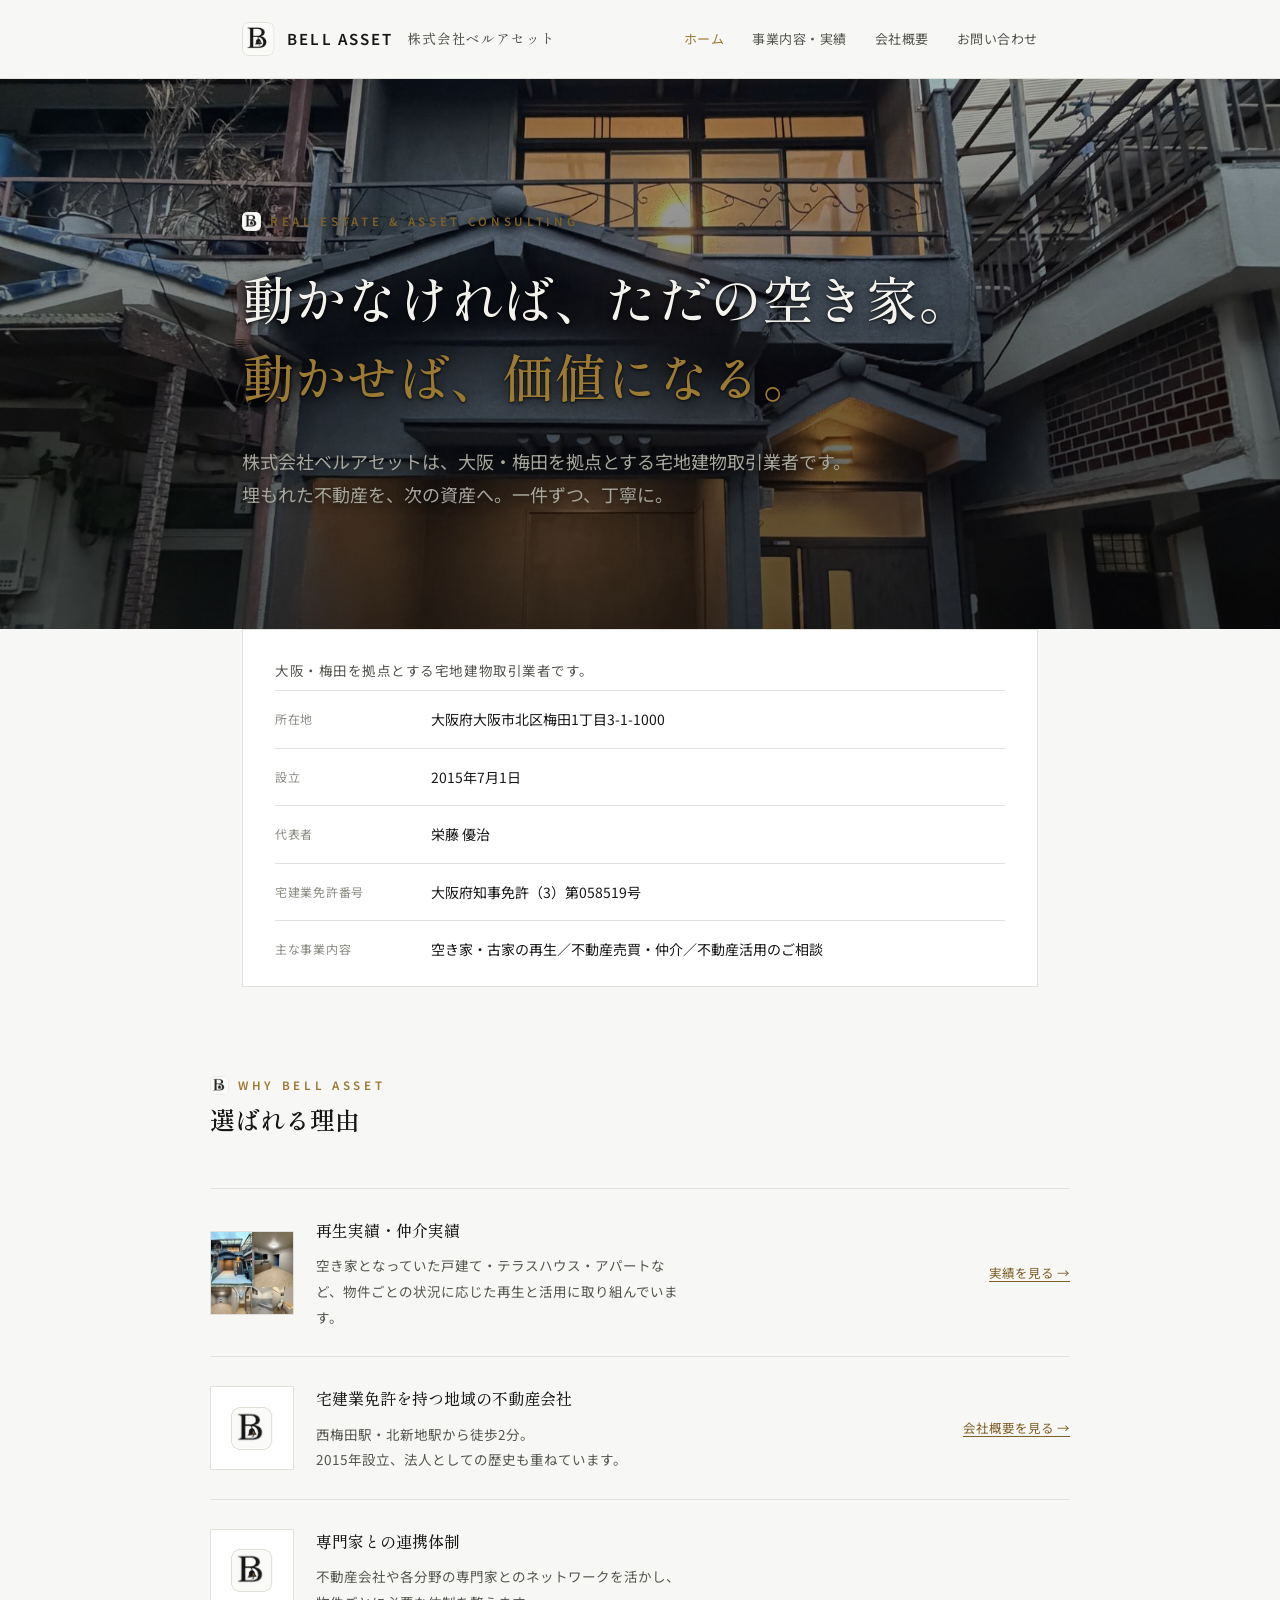
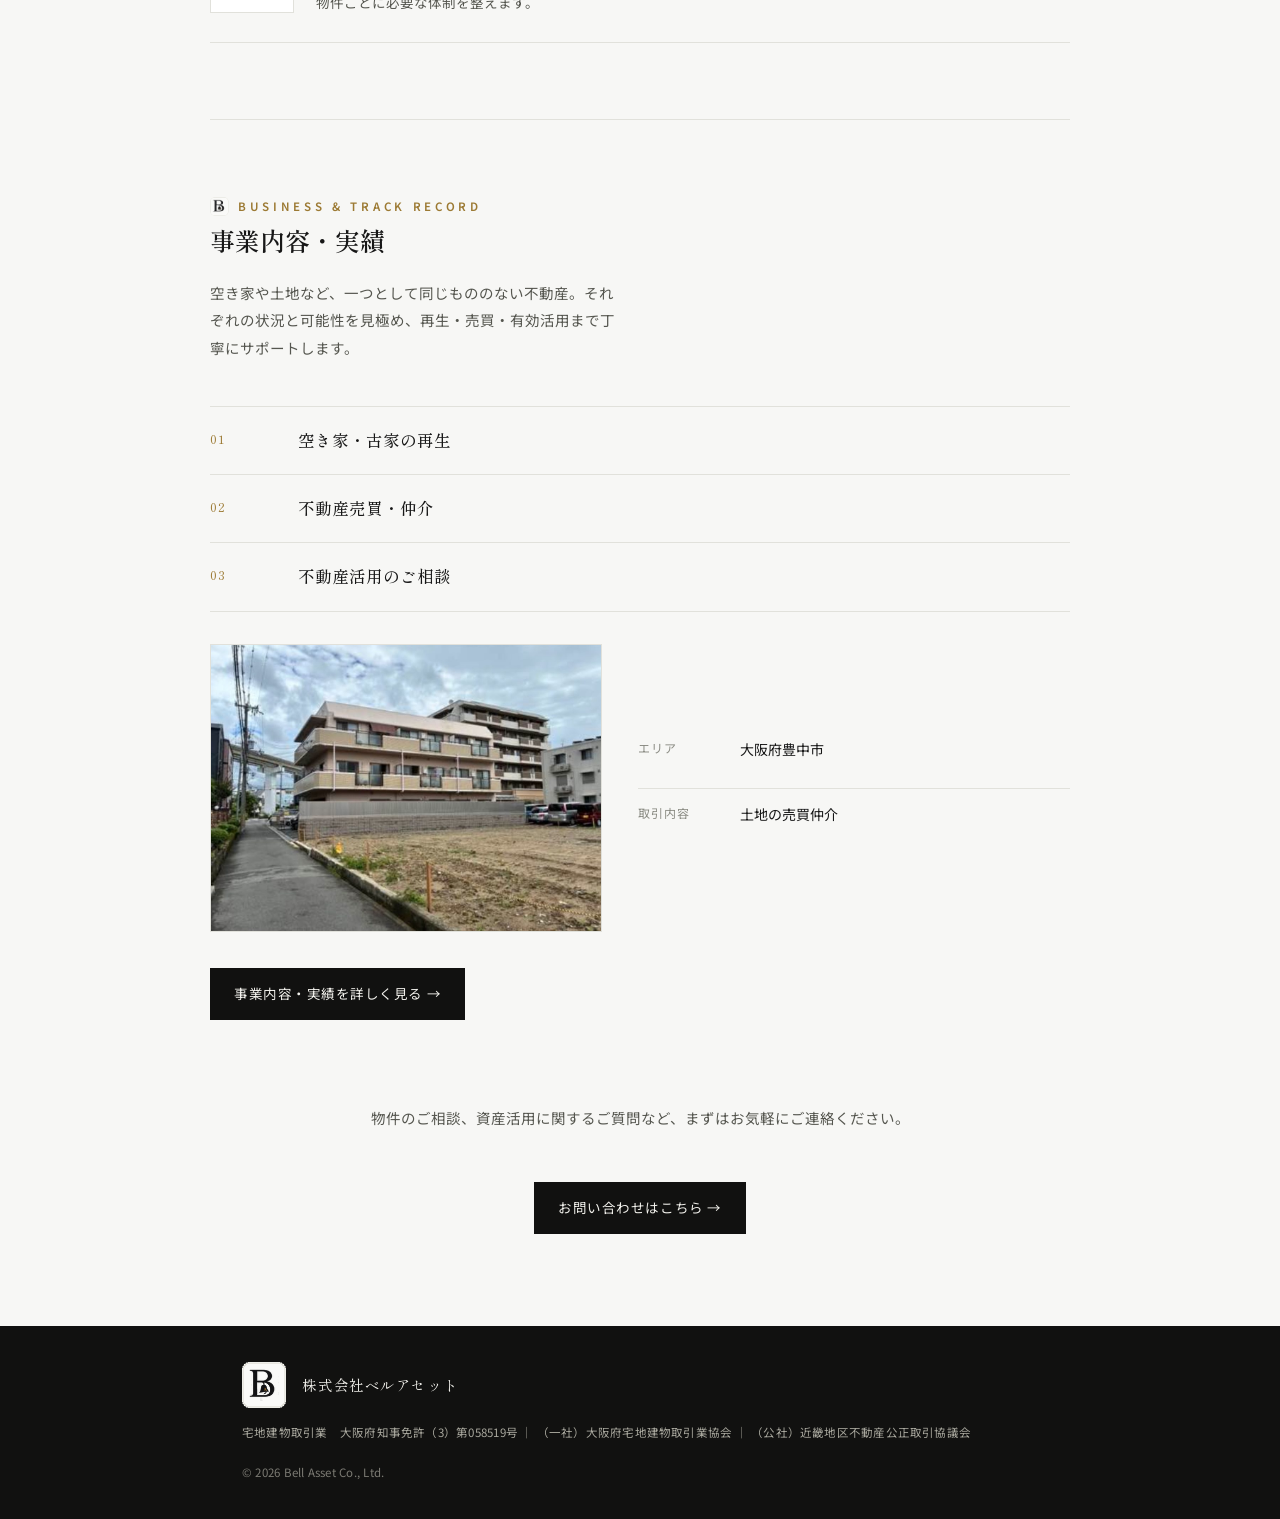
<file: index.html>
<!doctype html>
<html lang="ja">
<head>
<meta charset="UTF-8">
<meta name="viewport" content="width=device-width, initial-scale=1">
<title>株式会社ベルアセット｜大阪・梅田の宅地建物取引業者</title>
<meta name="description" content="大阪・梅田を拠点とする宅地建物取引業者、株式会社ベルアセット。空き家・古家の再生、不動産売買・仲介、不動産活用のご相談を行っています。">
<link rel="canonical" href="https://bellasset.co.jp/">
<link rel="icon" href="assets/favicon/favicon.ico" sizes="any">
<link rel="icon" type="image/png" sizes="32x32" href="assets/favicon/favicon-32x32.png">
<link rel="icon" type="image/png" sizes="16x16" href="assets/favicon/favicon-16x16.png">
<link rel="apple-touch-icon" sizes="180x180" href="assets/favicon/apple-touch-icon.png">
<meta property="og:site_name" content="株式会社ベルアセット">
<meta property="og:type" content="website">
<meta property="og:title" content="株式会社ベルアセット｜大阪・梅田の宅地建物取引業者">
<meta property="og:description" content="大阪・梅田を拠点とする宅地建物取引業者、株式会社ベルアセット。空き家・古家の再生、不動産売買・仲介、不動産活用のご相談を行っています。">
<meta property="og:url" content="https://bellasset.co.jp/">
<meta property="og:image" content="https://bellasset.co.jp/assets/images/logo.png">
<meta property="og:locale" content="ja_JP">
<meta name="twitter:card" content="summary">
<meta name="twitter:title" content="株式会社ベルアセット｜大阪・梅田の宅地建物取引業者">
<meta name="twitter:description" content="大阪・梅田を拠点とする宅地建物取引業者、株式会社ベルアセット。空き家・古家の再生、不動産売買・仲介、不動産活用のご相談を行っています。">
<meta name="twitter:image" content="https://bellasset.co.jp/assets/images/logo.png">
<script type="application/ld+json">
{
  "@context": "https://schema.org",
  "@type": "WebSite",
  "name": "株式会社ベルアセット",
  "alternateName": "BELL ASSET",
  "url": "https://bellasset.co.jp/"
}
</script>
<script type="application/ld+json">
{
  "@context": "https://schema.org",
  "@type": "Organization",
  "name": "株式会社ベルアセット",
  "url": "https://bellasset.co.jp/",
  "logo": "https://bellasset.co.jp/assets/images/logo.png",
  "address": {
    "@type": "PostalAddress",
    "streetAddress": "梅田1丁目3-1-1000",
    "addressLocality": "大阪市北区",
    "addressRegion": "大阪府",
    "postalCode": "530-0001",
    "addressCountry": "JP"
  },
  "telephone": "+81-6-4796-0544",
  "email": "bell8asset@gmail.com",
  "foundingDate": "2015-07-01"
}
</script>
<link rel="preconnect" href="https://fonts.googleapis.com">
<link rel="stylesheet" href="https://fonts.googleapis.com/css2?family=Shippori+Mincho:wght@500;600;700&family=Noto+Sans+JP:wght@400;500;600&display=swap">
<link rel="stylesheet" href="styles.css">
</head>
<body>
<header>
  <div class="nav">
    <a href="index.html" class="brand"><img class="mark" src="assets/images/logo-mark.png" width="44" height="45" alt="株式会社ベルアセット ロゴ">BELL ASSET<span class="jp">株式会社ベルアセット</span></a>
    <button type="button" class="menu-toggle" id="menu-toggle" aria-label="メニュー" aria-expanded="false" aria-controls="nav-links">
      <span></span><span></span><span></span>
    </button>
    <nav class="links" id="nav-links">
      <a href="index.html" class="nav-link current" aria-current="page">ホーム</a>
      <a href="business.html" class="nav-link">事業内容・実績</a>
      <a href="company.html" class="nav-link">会社概要</a>
      <a href="contact.html" class="nav-link">お問い合わせ</a>
    </nav>
  </div>
</header>
<main>
<section id="home" class="panel">
  <div class="hero">
    <div class="hero-inner">
      <div class="eyebrow"><img loading="lazy" class="eyebrow-mark" src="assets/images/logo-mark.png" width="44" height="45" alt="">Real Estate &amp; Asset Consulting</div>
      <h1>動かなければ、ただの空き家。<br><span class="hl">動かせば、価値になる。</span></h1>
      <p class="lead">
        株式会社ベルアセットは、大阪・梅田を拠点とする宅地建物取引業者です。<br>
        埋もれた不動産を、次の資産へ。<span style="white-space:nowrap;">一件ずつ、丁寧に。</span>
      </p>
    </div>
  </div>

  <div class="wrap">
    <div class="home-snapshot">
      <p class="snapshot-lead">大阪・梅田を拠点とする宅地建物取引業者です。</p>
      <div class="snapshot-table">
        <div class="snapshot-row"><div class="k">所在地</div><div class="v">大阪府大阪市北区梅田1丁目3-1-1000</div></div>
        <div class="snapshot-row"><div class="k">設立</div><div class="v">2015年7月1日</div></div>
        <div class="snapshot-row"><div class="k">代表者</div><div class="v">栄藤 優治</div></div>
        <div class="snapshot-row"><div class="k">宅建業免許番号</div><div class="v">大阪府知事免許（3）第058519号</div></div>
        <div class="snapshot-row"><div class="k">主な事業内容</div><div class="v">空き家・古家の再生／不動産売買・仲介／不動産活用のご相談</div></div>
      </div>
    </div>
  </div>

  <div class="wrap home-digest">
    <div class="section-head">
      <div class="eyebrow"><img loading="lazy" class="eyebrow-mark" src="assets/images/logo-mark.png" width="44" height="45" alt="">Why Bell Asset</div>
      <h2>選ばれる理由</h2>
    </div>
    <div class="digest-list">
      <div class="digest-row">
        <img loading="lazy" src="assets/images/digest-akiya-thumb.jpg" width="200" height="200" alt="空き家再生の様子">
        <div>
          <h3>再生実績・仲介実績</h3>
          <p>空き家となっていた戸建て・テラスハウス・アパートなど、物件ごとの状況に応じた再生と活用に取り組んでいます。</p>
        </div>
        <a href="business.html" class="digest-link">実績を見る →</a>
      </div>
      <div class="digest-row">
        <div class="digest-mark"><img loading="lazy" src="assets/images/logo-mark.png" width="44" height="45" alt="株式会社ベルアセット ロゴ"></div>
        <div>
          <h3>宅建業免許を持つ地域の不動産会社</h3>
          <p>西梅田駅・北新地駅から徒歩2分。<br>2015年設立、法人としての歴史も重ねています。</p>
        </div>
        <a href="company.html" class="digest-link">会社概要を見る →</a>
      </div>
      <div class="digest-row">
        <div class="digest-mark"><img loading="lazy" src="assets/images/logo-mark.png" width="44" height="45" alt=""></div>
        <div>
          <h3>専門家との連携体制</h3>
          <p>不動産会社や各分野の専門家とのネットワークを活かし、物件ごとに必要な体制を整えます。</p>
        </div>
      </div>
    </div>
  </div>

  <div class="wrap home-preview-block">
    <div class="section-head">
      <div class="eyebrow"><img loading="lazy" class="eyebrow-mark" src="assets/images/logo-mark.png" width="44" height="45" alt="">Business &amp; Track Record</div>
      <h2>事業内容・実績</h2>
      <p>空き家や土地など、一つとして同じもののない不動産。それぞれの状況と可能性を見極め、再生・売買・有効活用まで丁寧にサポートします。</p>
    </div>
    <div class="service-list service-list-compact">
      <div class="service-row">
        <div class="num">01</div>
        <div><h3>空き家・古家の再生</h3></div>
      </div>
      <div class="service-row">
        <div class="num">02</div>
        <div><h3>不動産売買・仲介</h3></div>
      </div>
      <div class="service-row">
        <div class="num">03</div>
        <div><h3>不動産活用のご相談</h3></div>
      </div>
    </div>
    <div class="results-preview" style="margin-top:32px;">
    <div class="deal">
      <img loading="lazy" src="assets/images/toyonaka-land.jpg" width="1100" height="808" alt="豊中市 土地">
      <div class="deal-meta">
        <div class="deal-row"><div class="k">エリア</div><div class="v">大阪府豊中市</div></div>
        <div class="deal-row"><div class="k">取引内容</div><div class="v">土地の売買仲介</div></div>
      </div>
    </div>
    </div>
    <a href="business.html" class="cta-btn">事業内容・実績を詳しく見る →</a>
  </div>

  <div class="wrap home-cta">
    <p>物件のご相談、資産活用に関するご質問など、まずはお気軽にご連絡ください。</p>
    <a class="cta-mail" href="contact.html">お問い合わせはこちら →</a>
  </div>
</section>
</main>
<footer>
  <div class="wrap footer-inner">
    <div class="footer-top">
      <img loading="lazy" class="mark" src="assets/images/logo-footer.png" width="84" height="87" alt="株式会社ベルアセット ロゴ">
      <div class="brand-mini">株式会社ベルアセット</div>
    </div>
    <div class="footer-legal">宅地建物取引業　大阪府知事免許（3）第058519号 ｜ （一社）大阪府宅地建物取引業協会 ｜ （公社）近畿地区不動産公正取引協議会</div>
    <div class="footer-copy">© 2026 Bell Asset Co., Ltd.</div>
  </div>
</footer>
<script src="script.js"></script>
</body>
</html>
</file>
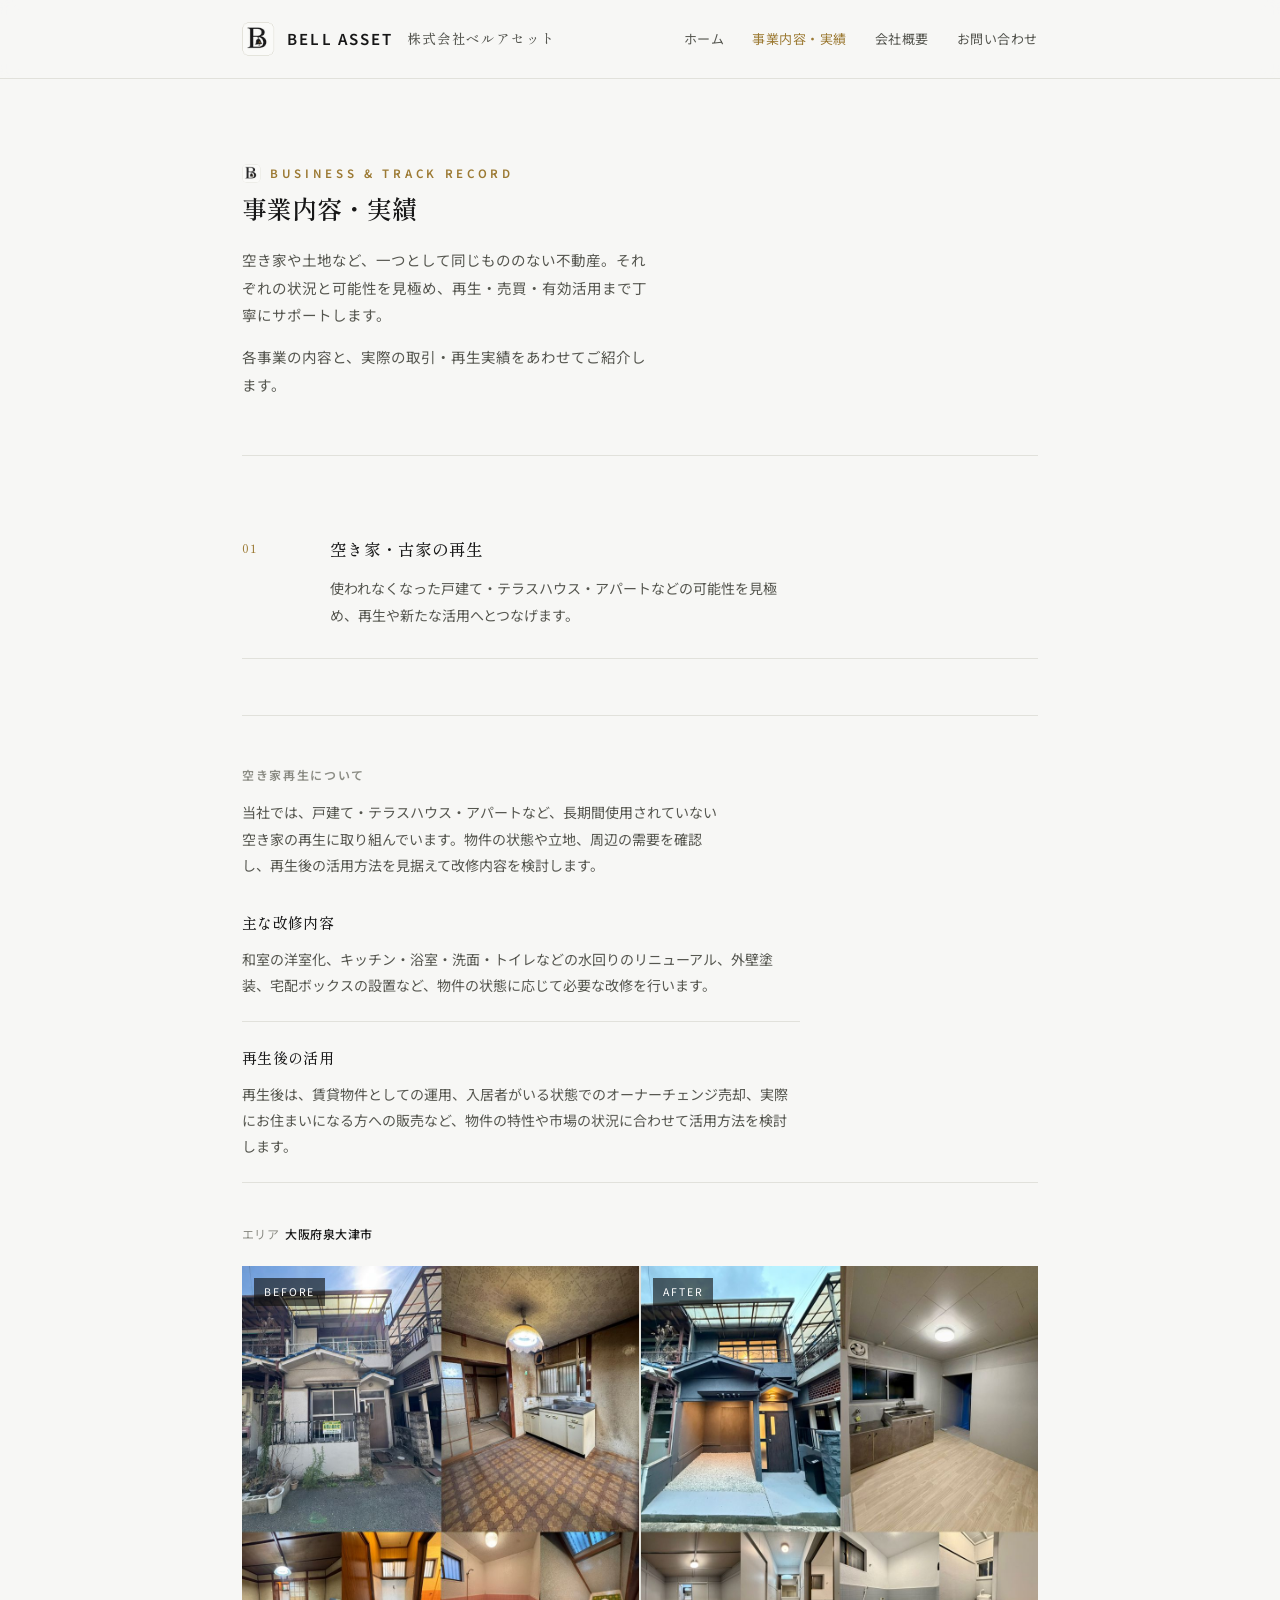
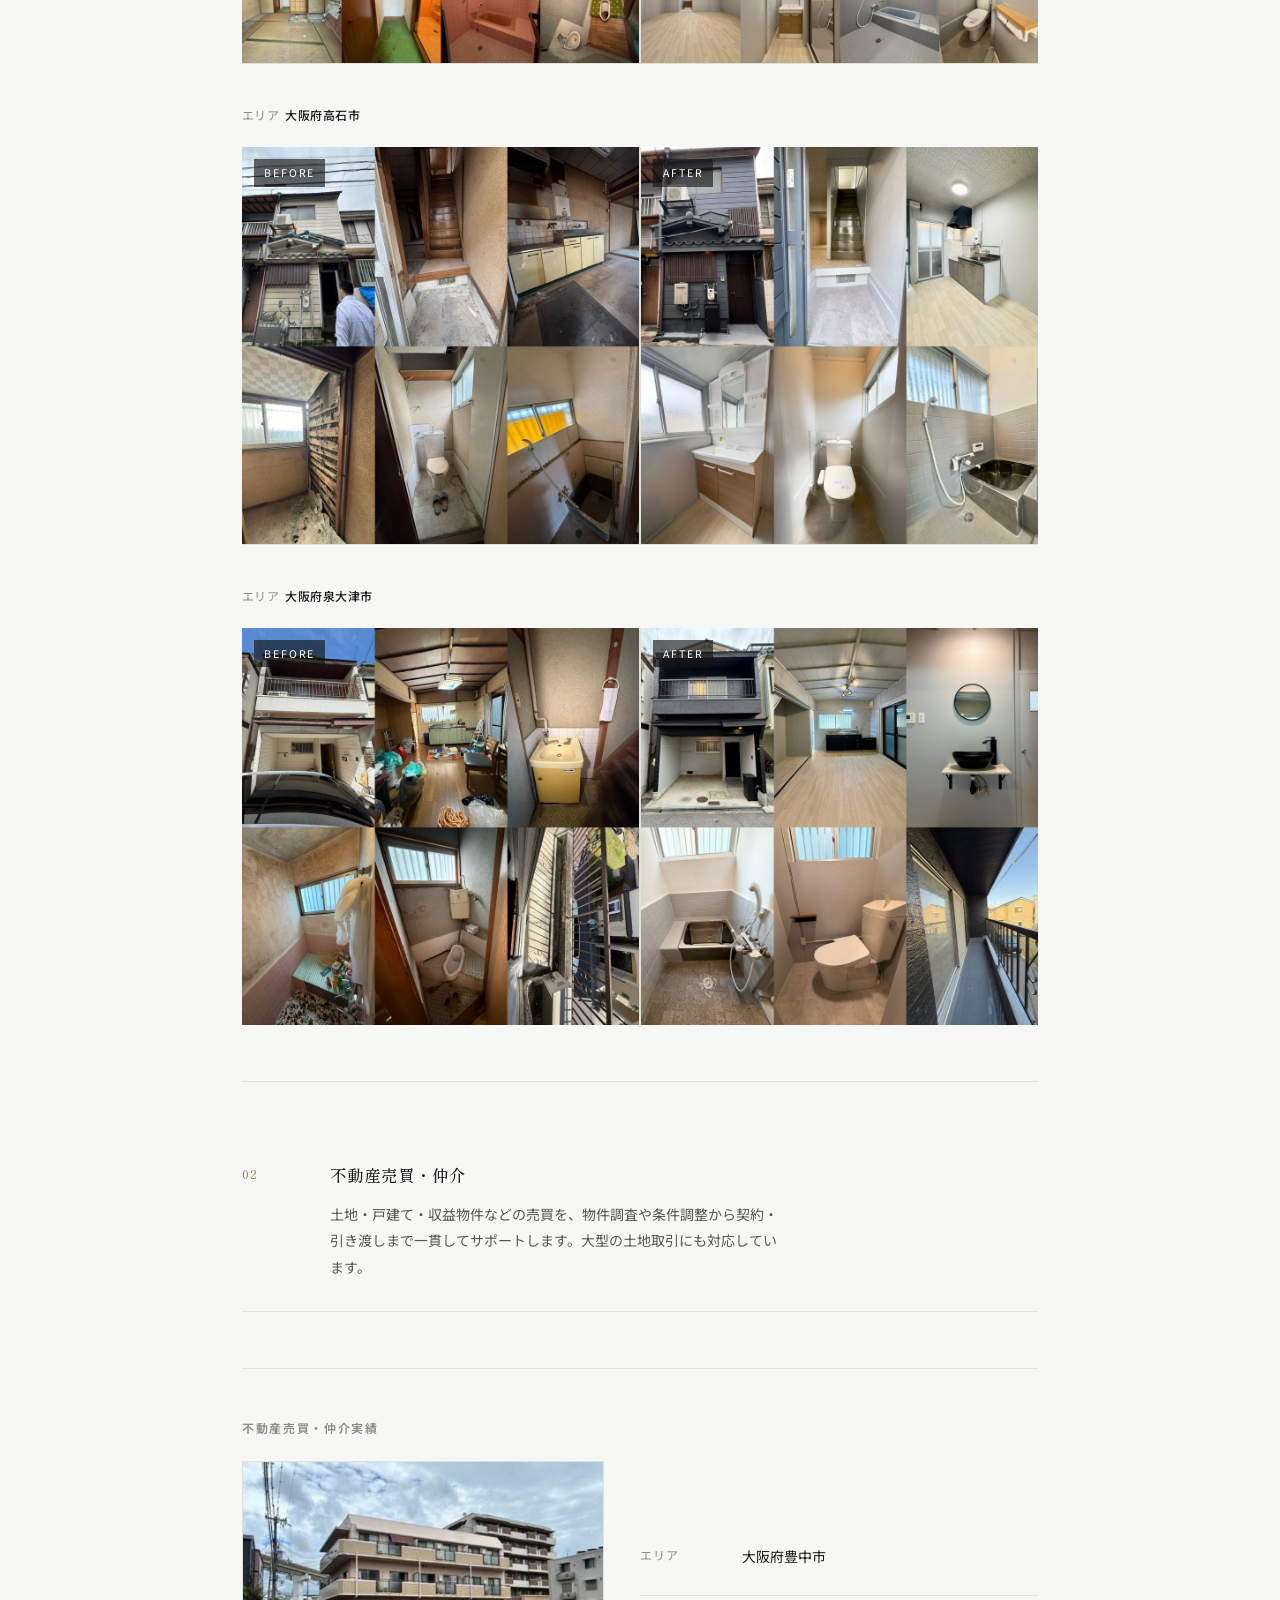
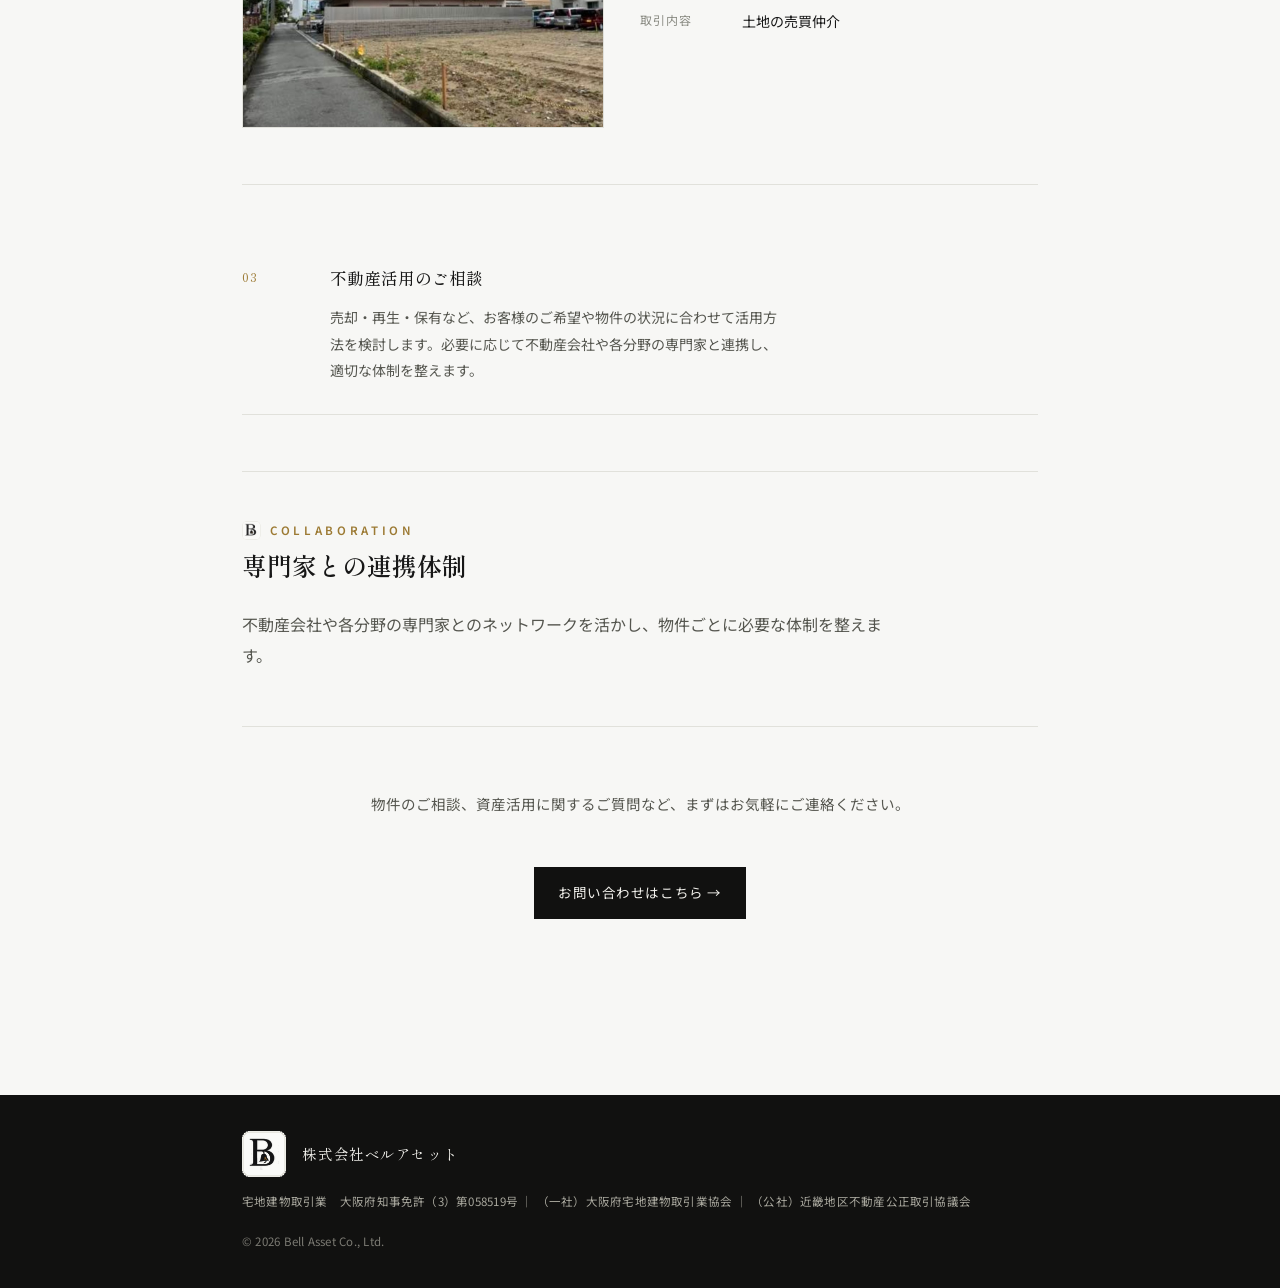
<file: business.html>
<!doctype html>
<html lang="ja">
<head>
<meta charset="UTF-8">
<meta name="viewport" content="width=device-width, initial-scale=1">
<title>事業内容・実績｜株式会社ベルアセット</title>
<meta name="description" content="空き家・古家の再生、不動産売買・仲介など、株式会社ベルアセットの事業内容と再生実績・取引実績をご紹介します。">
<link rel="canonical" href="https://bellasset.co.jp/business.html">
<link rel="icon" href="assets/favicon/favicon.ico" sizes="any">
<link rel="icon" type="image/png" sizes="32x32" href="assets/favicon/favicon-32x32.png">
<link rel="icon" type="image/png" sizes="16x16" href="assets/favicon/favicon-16x16.png">
<link rel="apple-touch-icon" sizes="180x180" href="assets/favicon/apple-touch-icon.png">
<meta property="og:site_name" content="株式会社ベルアセット">
<meta property="og:type" content="website">
<meta property="og:title" content="事業内容・実績｜株式会社ベルアセット">
<meta property="og:description" content="空き家・古家の再生、不動産売買・仲介など、株式会社ベルアセットの事業内容と再生実績・取引実績をご紹介します。">
<meta property="og:url" content="https://bellasset.co.jp/business.html">
<meta property="og:image" content="https://bellasset.co.jp/assets/images/logo.png">
<meta property="og:locale" content="ja_JP">
<meta name="twitter:card" content="summary">
<meta name="twitter:title" content="事業内容・実績｜株式会社ベルアセット">
<meta name="twitter:description" content="空き家・古家の再生、不動産売買・仲介など、株式会社ベルアセットの事業内容と再生実績・取引実績をご紹介します。">
<meta name="twitter:image" content="https://bellasset.co.jp/assets/images/logo.png">
<link rel="preconnect" href="https://fonts.googleapis.com">
<link rel="stylesheet" href="https://fonts.googleapis.com/css2?family=Shippori+Mincho:wght@500;600;700&family=Noto+Sans+JP:wght@400;500;600&display=swap">
<link rel="stylesheet" href="styles.css">
</head>
<body>
<header>
  <div class="nav">
    <a href="index.html" class="brand"><img class="mark" src="assets/images/logo-mark.png" width="44" height="45" alt="株式会社ベルアセット ロゴ">BELL ASSET<span class="jp">株式会社ベルアセット</span></a>
    <button type="button" class="menu-toggle" id="menu-toggle" aria-label="メニュー" aria-expanded="false" aria-controls="nav-links">
      <span></span><span></span><span></span>
    </button>
    <nav class="links" id="nav-links">
      <a href="index.html" class="nav-link">ホーム</a>
      <a href="business.html" class="nav-link current" aria-current="page">事業内容・実績</a>
      <a href="company.html" class="nav-link">会社概要</a>
      <a href="contact.html" class="nav-link">お問い合わせ</a>
    </nav>
  </div>
</header>
<main>
<section id="business" class="panel">
  <div class="wrap">
    <div class="business-block">
      <div class="section-head">
        <div class="eyebrow"><img loading="lazy" class="eyebrow-mark" src="assets/images/logo-mark.png" width="44" height="45" alt="">Business &amp; Track Record</div>
        <h1>事業内容・実績</h1>
              <p>空き家や土地など、一つとして同じもののない不動産。それぞれの状況と可能性を見極め、再生・売買・有効活用まで丁寧にサポートします。</p>
        <p>各事業の内容と、実際の取引・再生実績をあわせてご紹介します。</p>
      </div>
    </div>

    <div class="business-block">
      <div class="service-list">
      <div class="service-row">
        <div class="num">01</div>
        <div>
          <h3>空き家・古家の再生</h3>
          <p>使われなくなった戸建て・テラスハウス・アパートなどの可能性を見極め、再生や新たな活用へとつなげます。</p>
        </div>
      </div>
      </div>
    </div>

    <div class="business-block">
      <div class="results-group">
        <h3>空き家再生について</h3>
      <p class="results-group-lead">当社では、戸建て・テラスハウス・アパートなど、長期間使用されていない空き家の再生に取り組んでいます。物件の状態や立地、周辺の需要を確認し、再生後の活用方法を見据えて改修内容を検討します。</p>

      <div class="akiya-detail">
        <div class="akiya-detail-item">
          <h4>主な改修内容</h4>
          <p>和室の洋室化、キッチン・浴室・洗面・トイレなどの水回りのリニューアル、外壁塗装、宅配ボックスの設置など、物件の状態に応じて必要な改修を行います。</p>
        </div>
        <div class="akiya-detail-item">
          <h4>再生後の活用</h4>
          <p>再生後は、賃貸物件としての運用、入居者がいる状態での<span class="no-break">オーナーチェンジ</span>売却、実際にお住まいになる方への販売など、物件の特性や市場の状況に合わせて活用方法を検討します。</p>
        </div>
      </div>

    <div class="case">
      <div class="case-meta">
        <div>エリア<strong>大阪府泉大津市</strong></div>
      </div>
      <div class="case-photos">
        <figure><img loading="lazy" src="assets/images/case-izumiotsu-morimachi-before.jpg" width="900" height="900" alt="泉大津市森町 再生前"><figcaption>Before</figcaption></figure>
        <figure><img loading="lazy" src="assets/images/case-izumiotsu-morimachi-after.jpg" width="900" height="900" alt="泉大津市森町 再生後"><figcaption>After</figcaption></figure>
      </div>
    </div>

    <div class="case">
      <div class="case-meta">
        <div>エリア<strong>大阪府高石市</strong></div>
      </div>
      <div class="case-photos">
        <figure><img loading="lazy" src="assets/images/case-takaishi-ayazono-before.jpg" width="900" height="900" alt="高石市綾園 再生前"><figcaption>Before</figcaption></figure>
        <figure><img loading="lazy" src="assets/images/case-takaishi-ayazono-after.jpg" width="900" height="900" alt="高石市綾園 再生後"><figcaption>After</figcaption></figure>
      </div>
    </div>

    <div class="case">
      <div class="case-meta">
        <div>エリア<strong>大阪府泉大津市</strong></div>
      </div>
      <div class="case-photos">
        <figure><img loading="lazy" src="assets/images/case-izumiotsu-2-before.jpg" width="900" height="900" alt="泉大津市 再生前"><figcaption>Before</figcaption></figure>
        <figure><img loading="lazy" src="assets/images/case-izumiotsu-2-after.jpg" width="900" height="900" alt="泉大津市 再生後"><figcaption>After</figcaption></figure>
      </div>
    </div>
      </div>
    </div>

    <div class="business-block">
      <div class="service-list">
      <div class="service-row">
        <div class="num">02</div>
        <div>
          <h3>不動産売買・仲介</h3>
          <p>土地・戸建て・収益物件などの売買を、物件調査や条件調整から契約・引き渡しまで一貫してサポートします。大型の土地取引にも対応しています。</p>
        </div>
      </div>
      </div>
    </div>

    <div class="business-block">
      <div class="results-group">
        <h3>不動産売買・仲介実績</h3>
    <div class="deal">
      <img loading="lazy" src="assets/images/toyonaka-land.jpg" width="1100" height="808" alt="豊中市 土地">
      <div class="deal-meta">
        <div class="deal-row"><div class="k">エリア</div><div class="v">大阪府豊中市</div></div>
        <div class="deal-row"><div class="k">取引内容</div><div class="v">土地の売買仲介</div></div>
      </div>
    </div>
      </div>
    </div>

    <div class="business-block">
      <div class="service-list">
      <div class="service-row">
        <div class="num">03</div>
        <div>
          <h3>不動産活用のご相談</h3>
          <p>売却・再生・保有など、お客様のご希望や物件の状況に合わせて活用方法を検討します。必要に応じて不動産会社や各分野の専門家と連携し、適切な体制を整えます。</p>
        </div>
      </div>
      </div>
    </div>

    <div class="business-block partner-block">
      <div class="section-head">
        <div class="eyebrow"><img loading="lazy" class="eyebrow-mark" src="assets/images/logo-mark.png" width="44" height="45" alt="">Collaboration</div>
        <h2>専門家との連携体制</h2>
      </div>
      <p>不動産会社や各分野の専門家とのネットワークを活かし、物件ごとに必要な体制を整えます。</p>
    </div>

    <div class="home-cta business-block">
      <p>物件のご相談、資産活用に関するご質問など、まずはお気軽にご連絡ください。</p>
      <a class="cta-mail" href="contact.html">お問い合わせはこちら →</a>
    </div>
  </div>
</section>

</main>
<footer>
  <div class="wrap footer-inner">
    <div class="footer-top">
      <img loading="lazy" class="mark" src="assets/images/logo-footer.png" width="84" height="87" alt="株式会社ベルアセット ロゴ">
      <div class="brand-mini">株式会社ベルアセット</div>
    </div>
    <div class="footer-legal">宅地建物取引業　大阪府知事免許（3）第058519号 ｜ （一社）大阪府宅地建物取引業協会 ｜ （公社）近畿地区不動産公正取引協議会</div>
    <div class="footer-copy">© 2026 Bell Asset Co., Ltd.</div>
  </div>
</footer>
<script src="script.js"></script>
</body>
</html>
</file>
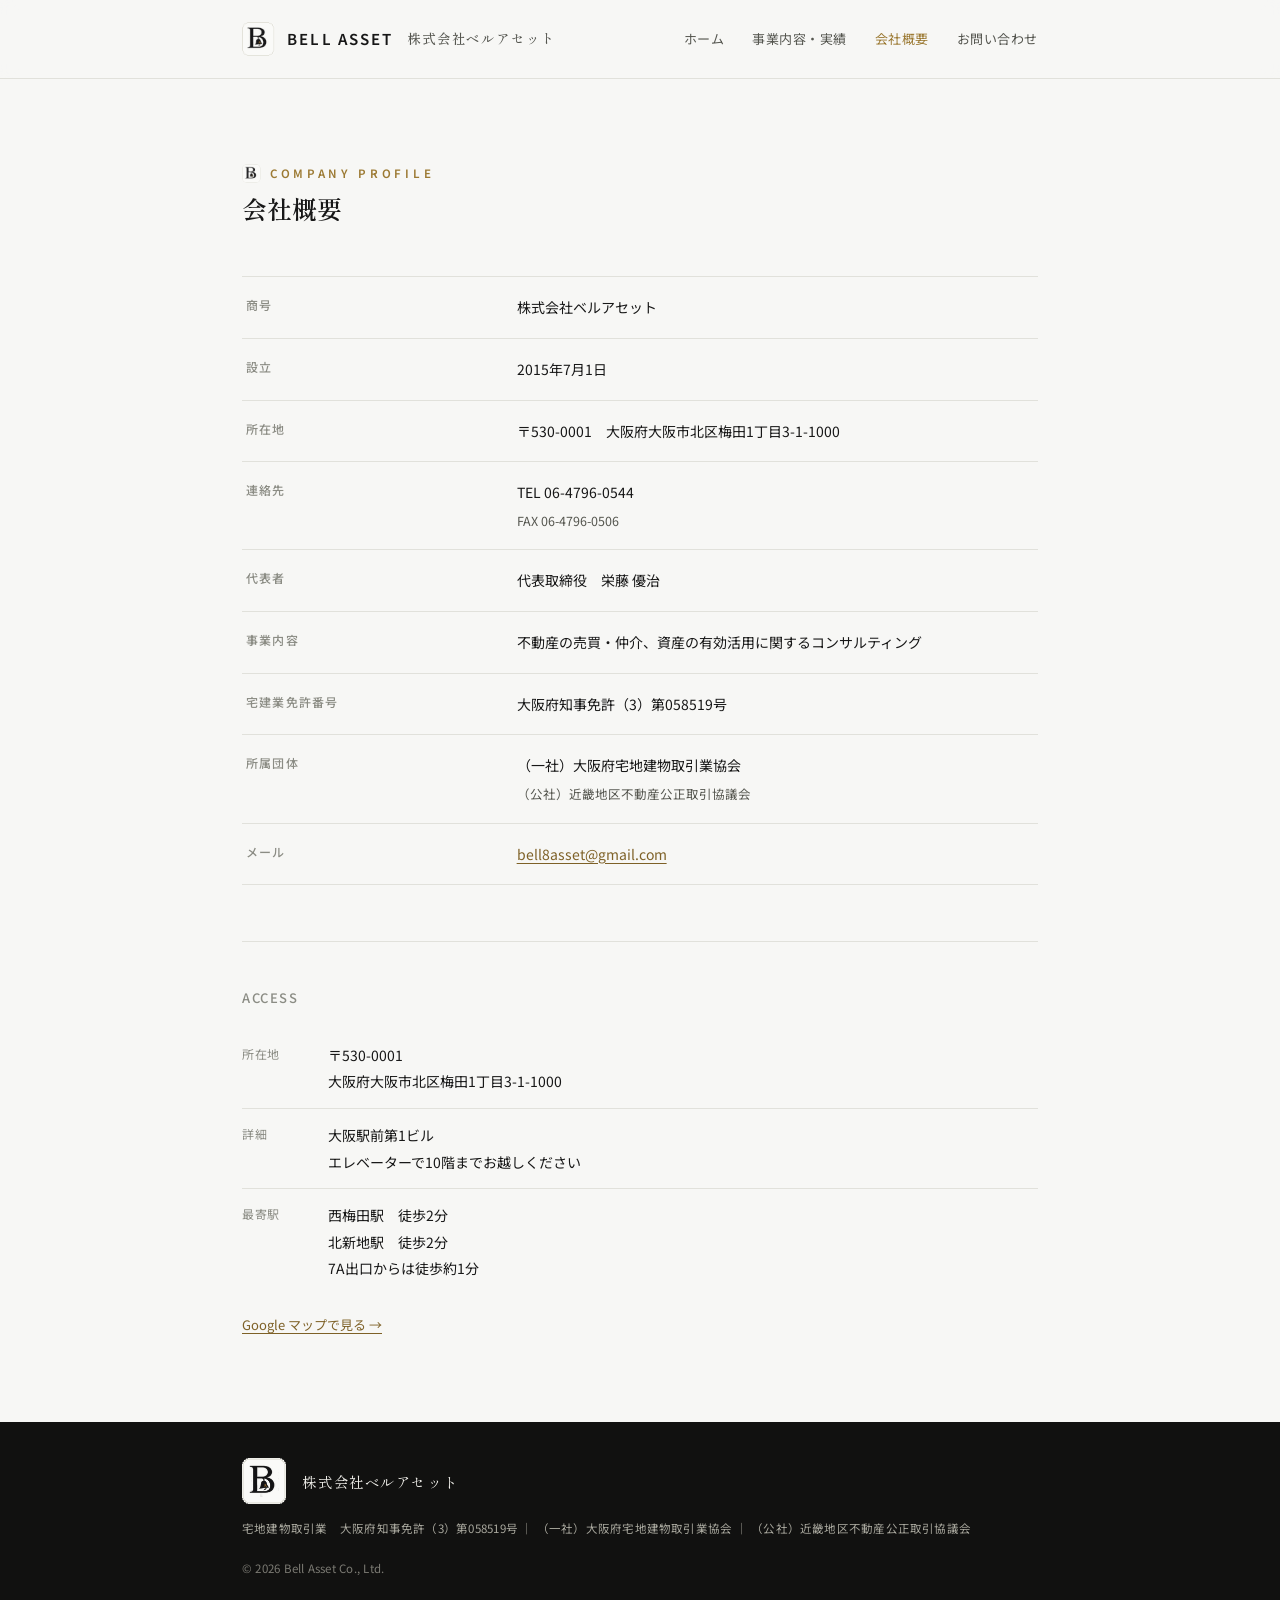
<file: company.html>
<!doctype html>
<html lang="ja">
<head>
<meta charset="UTF-8">
<meta name="viewport" content="width=device-width, initial-scale=1">
<title>会社概要｜株式会社ベルアセット</title>
<meta name="description" content="株式会社ベルアセットの会社概要です。所在地・設立・代表者・宅建業免許番号などの会社情報をご案内します。">
<link rel="canonical" href="https://bellasset.co.jp/company.html">
<link rel="icon" href="assets/favicon/favicon.ico" sizes="any">
<link rel="icon" type="image/png" sizes="32x32" href="assets/favicon/favicon-32x32.png">
<link rel="icon" type="image/png" sizes="16x16" href="assets/favicon/favicon-16x16.png">
<link rel="apple-touch-icon" sizes="180x180" href="assets/favicon/apple-touch-icon.png">
<meta property="og:site_name" content="株式会社ベルアセット">
<meta property="og:type" content="website">
<meta property="og:title" content="会社概要｜株式会社ベルアセット">
<meta property="og:description" content="株式会社ベルアセットの会社概要です。所在地・設立・代表者・宅建業免許番号などの会社情報をご案内します。">
<meta property="og:url" content="https://bellasset.co.jp/company.html">
<meta property="og:image" content="https://bellasset.co.jp/assets/images/logo.png">
<meta property="og:locale" content="ja_JP">
<meta name="twitter:card" content="summary">
<meta name="twitter:title" content="会社概要｜株式会社ベルアセット">
<meta name="twitter:description" content="株式会社ベルアセットの会社概要です。所在地・設立・代表者・宅建業免許番号などの会社情報をご案内します。">
<meta name="twitter:image" content="https://bellasset.co.jp/assets/images/logo.png">
<link rel="preconnect" href="https://fonts.googleapis.com">
<link rel="stylesheet" href="https://fonts.googleapis.com/css2?family=Shippori+Mincho:wght@500;600;700&family=Noto+Sans+JP:wght@400;500;600&display=swap">
<link rel="stylesheet" href="styles.css">
</head>
<body>
<header>
  <div class="nav">
    <a href="index.html" class="brand"><img class="mark" src="assets/images/logo-mark.png" width="44" height="45" alt="株式会社ベルアセット ロゴ">BELL ASSET<span class="jp">株式会社ベルアセット</span></a>
    <button type="button" class="menu-toggle" id="menu-toggle" aria-label="メニュー" aria-expanded="false" aria-controls="nav-links">
      <span></span><span></span><span></span>
    </button>
    <nav class="links" id="nav-links">
      <a href="index.html" class="nav-link">ホーム</a>
      <a href="business.html" class="nav-link">事業内容・実績</a>
      <a href="company.html" class="nav-link current" aria-current="page">会社概要</a>
      <a href="contact.html" class="nav-link">お問い合わせ</a>
    </nav>
  </div>
</header>
<main>
<section id="about" class="panel">
  <div class="wrap">
    <div class="section-head">
      <div class="eyebrow"><img loading="lazy" class="eyebrow-mark" src="assets/images/logo-mark.png" width="44" height="45" alt="">Company Profile</div>
      <h1>会社概要</h1>
    </div>
    <table class="profile-table">
      <tr><th>商号</th><td>株式会社ベルアセット</td></tr>
      <tr><th>設立</th><td>2015年7月1日</td></tr>
      <tr><th>所在地</th><td>〒530-0001　大阪府大阪市北区梅田1丁目3-1-1000</td></tr>
      <tr><th>連絡先</th><td>TEL 06-4796-0544<span class="sub">FAX 06-4796-0506</span></td></tr>
      <tr><th>代表者</th><td>代表取締役　栄藤 優治</td></tr>
      <tr><th>事業内容</th><td>不動産の売買・仲介、資産の有効活用に関するコンサルティング</td></tr>
      <tr><th>宅建業免許番号</th><td>大阪府知事免許（3）第058519号</td></tr>
      <tr><th>所属団体</th><td>（一社）大阪府宅地建物取引業協会<span class="sub">（公社）近畿地区不動産公正取引協議会</span></td></tr>
      <tr><th>メール</th><td><a href="mailto:bell8asset@gmail.com">bell8asset@gmail.com</a></td></tr>
      </table>
    <div class="about-access">
<h3>ACCESS</h3>
          <div class="contact-row"><div class="k">所在地</div><div class="v">〒530-0001<br>大阪府大阪市北区梅田1丁目3-1-1000</div></div>
          <div class="contact-row"><div class="k">詳細</div><div class="v">大阪駅前第1ビル<br>エレベーターで10階までお越しください</div></div>
          <div class="contact-row"><div class="k">最寄駅</div><div class="v">西梅田駅　徒歩2分<br>北新地駅　徒歩2分<br>7A出口からは徒歩約1分</div></div>
          <a class="map-link" href="https://www.google.com/maps/search/?api=1&query=%E5%A4%A7%E9%98%AA%E5%B8%82%E5%8C%97%E5%8C%BA%E6%A2%85%E7%94%B01%E4%B8%81%E7%9B%AE3-1-1000" target="_blank" rel="noopener">Google マップで見る →</a>
        </div>
    </div>
  </div>
</section>
</main>
<footer>
  <div class="wrap footer-inner">
    <div class="footer-top">
      <img loading="lazy" class="mark" src="assets/images/logo-footer.png" width="84" height="87" alt="株式会社ベルアセット ロゴ">
      <div class="brand-mini">株式会社ベルアセット</div>
    </div>
    <div class="footer-legal">宅地建物取引業　大阪府知事免許（3）第058519号 ｜ （一社）大阪府宅地建物取引業協会 ｜ （公社）近畿地区不動産公正取引協議会</div>
    <div class="footer-copy">© 2026 Bell Asset Co., Ltd.</div>
  </div>
</footer>
<script src="script.js"></script>
</body>
</html>
</file>
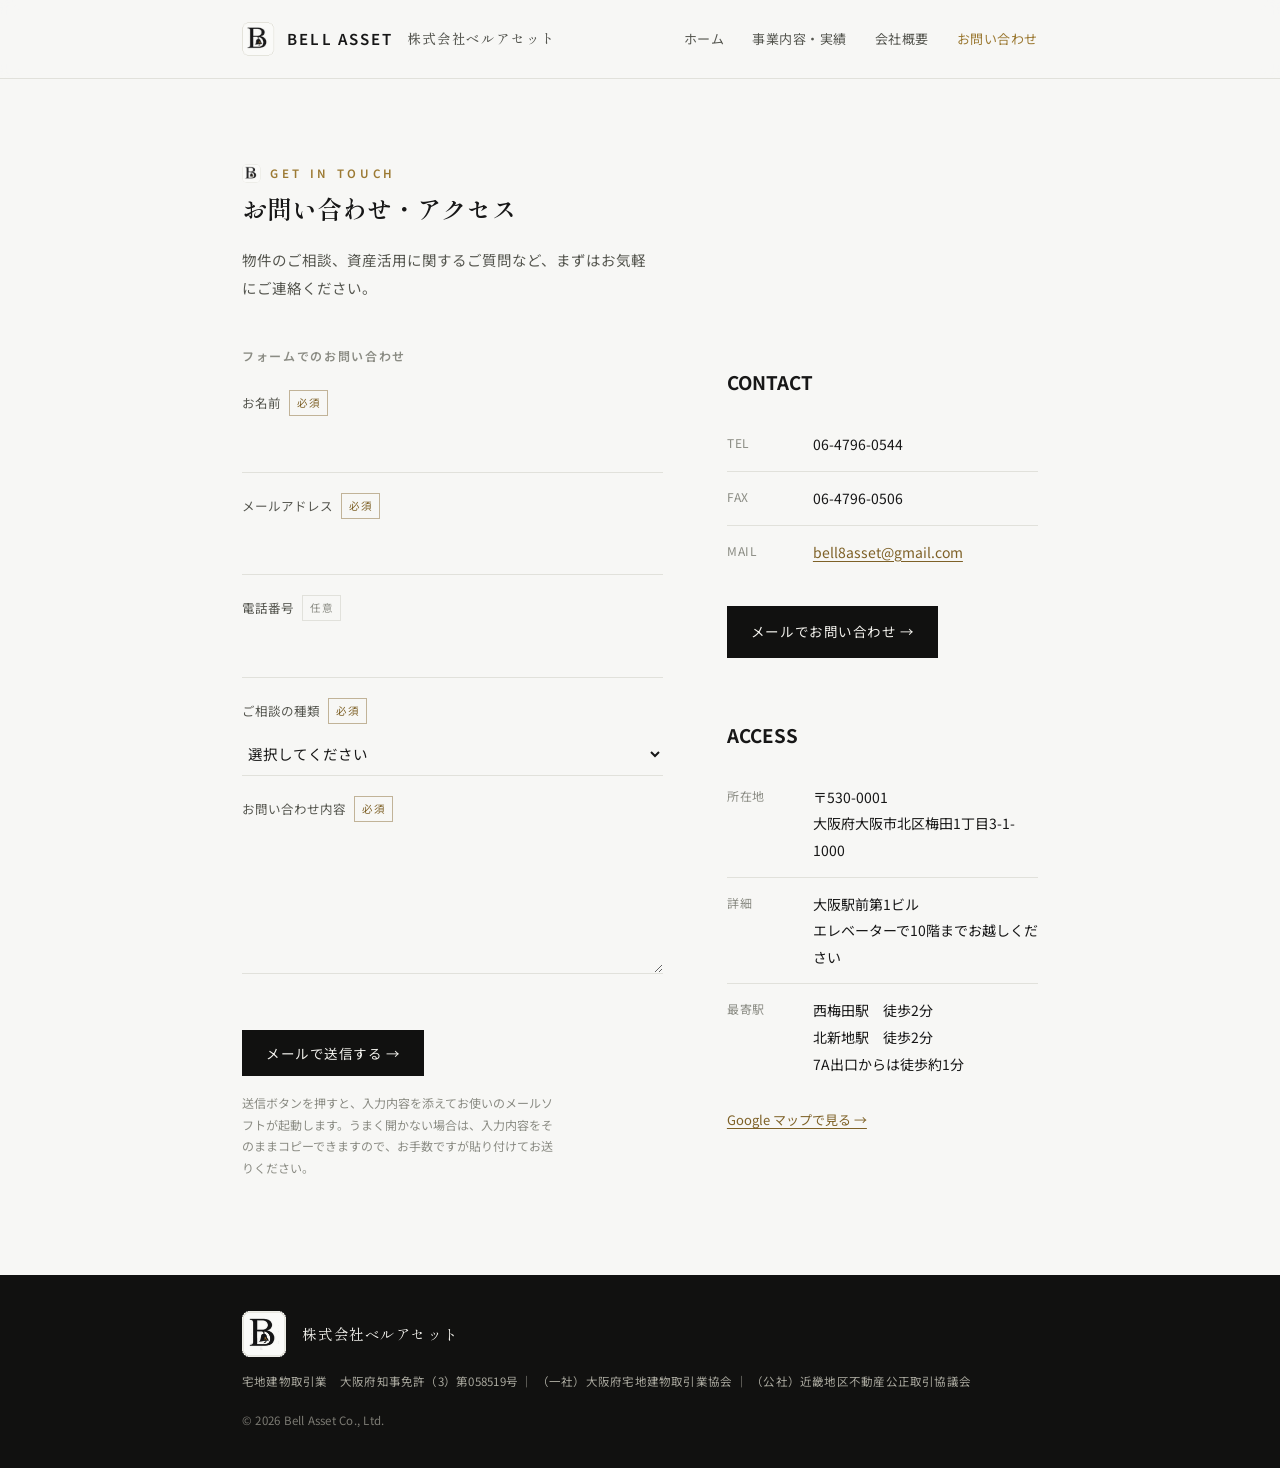
<file: contact.html>
<!doctype html>
<html lang="ja">
<head>
<meta charset="UTF-8">
<meta name="viewport" content="width=device-width, initial-scale=1">
<title>お問い合わせ｜株式会社ベルアセット</title>
<meta name="description" content="株式会社ベルアセットへのお問い合わせ・アクセス情報はこちらから。">
<link rel="canonical" href="https://bellasset.co.jp/contact.html">
<link rel="icon" href="assets/favicon/favicon.ico" sizes="any">
<link rel="icon" type="image/png" sizes="32x32" href="assets/favicon/favicon-32x32.png">
<link rel="icon" type="image/png" sizes="16x16" href="assets/favicon/favicon-16x16.png">
<link rel="apple-touch-icon" sizes="180x180" href="assets/favicon/apple-touch-icon.png">
<meta property="og:site_name" content="株式会社ベルアセット">
<meta property="og:type" content="website">
<meta property="og:title" content="お問い合わせ｜株式会社ベルアセット">
<meta property="og:description" content="株式会社ベルアセットへのお問い合わせ・アクセス情報はこちらから。">
<meta property="og:url" content="https://bellasset.co.jp/contact.html">
<meta property="og:image" content="https://bellasset.co.jp/assets/images/logo.png">
<meta property="og:locale" content="ja_JP">
<meta name="twitter:card" content="summary">
<meta name="twitter:title" content="お問い合わせ｜株式会社ベルアセット">
<meta name="twitter:description" content="株式会社ベルアセットへのお問い合わせ・アクセス情報はこちらから。">
<meta name="twitter:image" content="https://bellasset.co.jp/assets/images/logo.png">
<link rel="preconnect" href="https://fonts.googleapis.com">
<link rel="stylesheet" href="https://fonts.googleapis.com/css2?family=Shippori+Mincho:wght@500;600;700&family=Noto+Sans+JP:wght@400;500;600&display=swap">
<link rel="stylesheet" href="styles.css">
</head>
<body>
<header>
  <div class="nav">
    <a href="index.html" class="brand"><img class="mark" src="assets/images/logo-mark.png" width="44" height="45" alt="株式会社ベルアセット ロゴ">BELL ASSET<span class="jp">株式会社ベルアセット</span></a>
    <button type="button" class="menu-toggle" id="menu-toggle" aria-label="メニュー" aria-expanded="false" aria-controls="nav-links">
      <span></span><span></span><span></span>
    </button>
    <nav class="links" id="nav-links">
      <a href="index.html" class="nav-link">ホーム</a>
      <a href="business.html" class="nav-link">事業内容・実績</a>
      <a href="company.html" class="nav-link">会社概要</a>
      <a href="contact.html" class="nav-link current" aria-current="page">お問い合わせ</a>
    </nav>
  </div>
</header>
<main>
<section id="contact" class="panel">
  <div class="wrap">
    <div class="section-head">
      <div class="eyebrow"><img loading="lazy" class="eyebrow-mark" src="assets/images/logo-mark.png" width="44" height="45" alt="">Get in Touch</div>
      <h1>お問い合わせ・アクセス</h1>
      <p>物件のご相談、資産活用に関するご質問など、まずはお気軽にご連絡ください。</p>
    </div>
    <div class="contact-layout">
      <div class="contact-form">
        <h3>フォームでのお問い合わせ</h3>

        <form id="inquiry-form" novalidate>
          <div class="form-row">
            <label for="inquiry-name">お名前 <span class="req">必須</span></label>
            <input type="text" id="inquiry-name" name="name" required autocomplete="name">
          </div>
          <div class="form-row">
            <label for="inquiry-email">メールアドレス <span class="req">必須</span></label>
            <input type="email" id="inquiry-email" name="email" required autocomplete="email">
          </div>
          <div class="form-row">
            <label for="inquiry-phone">電話番号 <span class="opt">任意</span></label>
            <input type="tel" id="inquiry-phone" name="phone" autocomplete="tel">
          </div>
          <div class="form-row">
            <label for="inquiry-category">ご相談の種類 <span class="req">必須</span></label>
            <select id="inquiry-category" name="category" required>
              <option value="">選択してください</option>
              <option>売却のご相談</option>
              <option>購入のご相談</option>
              <option>空き家・古家の活用相談</option>
              <option>その他</option>
            </select>
          </div>
          <div class="form-row">
            <label for="inquiry-message">お問い合わせ内容 <span class="req">必須</span></label>
            <textarea id="inquiry-message" name="message" rows="5" required></textarea>
          </div>

          <button type="submit" class="cta-mail form-submit">メールで送信する →</button>
          <p class="form-note">送信ボタンを押すと、入力内容を添えてお使いのメールソフトが起動します。うまく開かない場合は、入力内容をそのままコピーできますので、お手数ですが貼り付けてお送りください。</p>
        </form>

        <div class="form-result" id="inquiry-result" hidden>
          <h4>ご入力ありがとうございます</h4>
          <p>下記の内容でメールソフトの起動を試みました。開かなかった場合は、内容をコピーして bell8asset@gmail.com 宛てにお送りください。</p>
          <textarea id="inquiry-result-text" readonly></textarea>
          <br>
          <button type="button" class="form-copy-btn" id="inquiry-copy-btn">内容をコピーする</button>
        </div>
      </div>

      <div class="contact-info">
        <div>
          <h3>CONTACT</h3>
          <div class="contact-row"><div class="k">TEL</div><div class="v">06-4796-0544</div></div>
          <div class="contact-row"><div class="k">FAX</div><div class="v">06-4796-0506</div></div>
          <div class="contact-row"><div class="k">MAIL</div><div class="v"><a href="mailto:bell8asset@gmail.com">bell8asset@gmail.com</a></div></div>
          <a class="cta-mail" href="mailto:bell8asset@gmail.com">メールでお問い合わせ →</a>
        </div>
        <div>
          <h3>ACCESS</h3>
          <div class="contact-row"><div class="k">所在地</div><div class="v">〒530-0001<br>大阪府大阪市北区梅田1丁目3-1-1000</div></div>
          <div class="contact-row"><div class="k">詳細</div><div class="v">大阪駅前第1ビル<br>エレベーターで10階までお越しください</div></div>
          <div class="contact-row"><div class="k">最寄駅</div><div class="v">西梅田駅　徒歩2分<br>北新地駅　徒歩2分<br>7A出口からは徒歩約1分</div></div>
          <a class="map-link" href="https://www.google.com/maps/search/?api=1&query=%E5%A4%A7%E9%98%AA%E5%B8%82%E5%8C%97%E5%8C%BA%E6%A2%85%E7%94%B01%E4%B8%81%E7%9B%AE3-1-1000" target="_blank" rel="noopener">Google マップで見る →</a>
        </div>
      </div>
    </div>
  </div>
</section>
</main>
<footer>
  <div class="wrap footer-inner">
    <div class="footer-top">
      <img loading="lazy" class="mark" src="assets/images/logo-footer.png" width="84" height="87" alt="株式会社ベルアセット ロゴ">
      <div class="brand-mini">株式会社ベルアセット</div>
    </div>
    <div class="footer-legal">宅地建物取引業　大阪府知事免許（3）第058519号 ｜ （一社）大阪府宅地建物取引業協会 ｜ （公社）近畿地区不動産公正取引協議会</div>
    <div class="footer-copy">© 2026 Bell Asset Co., Ltd.</div>
  </div>
</footer>
<script src="script.js"></script>
</body>
</html>
</file>
<file: styles.css>
:root {
    --bg: #F7F7F5;
    --surface: #FFFFFF;
    --ink: #171717;
    --ink-soft: #55564F;
    --ink-faint: #8B8C84;
    --accent: #9C7A33;
    --accent-deep: #7E6127;
    --line: #E1E1DB;
    --dark: #111110;
    --dark-soft: #1B1B19;
    --on-dark: #F3F2ED;
    --on-dark-soft: #A8A79D;
  }

  @media (prefers-color-scheme: dark) {
    :root:not([data-theme="light"]) {
      --bg: #121210;
      --surface: #191917;
      --ink: #F1F0EA;
      --ink-soft: #B4B3AB;
      --ink-faint: #7E7D75;
      --accent: #D0AE5C;
      --accent-deep: #E0C077;
      --line: #303029;
      --dark: #0A0A09;
      --dark-soft: #171613;
      --on-dark: #F1F0EA;
      --on-dark-soft: #9B9A91;
    }
  }

  :root[data-theme="dark"] {
    --bg: #121210;
    --surface: #191917;
    --ink: #F1F0EA;
    --ink-soft: #B4B3AB;
    --ink-faint: #7E7D75;
    --accent: #D0AE5C;
    --accent-deep: #E0C077;
    --line: #303029;
    --dark: #0A0A09;
    --dark-soft: #171613;
    --on-dark: #F1F0EA;
    --on-dark-soft: #9B9A91;
  }

  * { box-sizing: border-box; }
  html { scroll-behavior: smooth; }

  body {
    margin: 0;
    background: var(--bg);
    color: var(--ink);
    font-family: "Noto Sans JP", "Hiragino Sans", "Yu Gothic", sans-serif;
    line-height: 1.9;
    -webkit-font-smoothing: antialiased;
  }

  h1, h2 {
    font-family: "Shippori Mincho", "Hiragino Mincho ProN", serif;
    color: var(--ink);
    text-wrap: balance;
    margin: 0;
    font-weight: 600;
  }

  a { color: inherit; }
  img { max-width: 100%; }

  .wrap { max-width: 860px; margin: 0 auto; padding: 0 32px; }

  .eyebrow {
    display: flex;
    align-items: center;
    gap: 9px;
    font-size: 11.5px;
    letter-spacing: 0.32em;
    text-transform: uppercase;
    color: var(--accent);
    font-weight: 600;
  }

  .eyebrow-mark {
    width: 19px;
    height: 19px;
    border-radius: 5px;
    flex-shrink: 0;
    display: block;
  }

  /* ---------- Header ---------- */
  header {
    position: sticky;
    top: 0;
    z-index: 50;
    background: color-mix(in srgb, var(--bg) 90%, transparent);
    backdrop-filter: blur(8px);
    border-bottom: 1px solid var(--line);
  }

  .nav {
    position: relative;
    display: flex;
    align-items: center;
    justify-content: space-between;
    padding: 22px 32px;
    max-width: 860px;
    margin: 0 auto;
  }

  .brand {
    display: flex;
    align-items: center;
    gap: 12px;
    font-size: 15px;
    letter-spacing: 0.14em;
    font-weight: 600;
  }
  .brand .mark { height: 34px; width: auto; display: block; flex-shrink: 0; }
  .brand .jp { font-family: "Shippori Mincho", serif; letter-spacing: 0.06em; margin-left: 2px; color: var(--ink-soft); font-weight: 500; font-size: 13.5px; white-space: nowrap; }
  a.brand { text-decoration: none; cursor: pointer; white-space: nowrap; }

  nav.links { display: flex; gap: 28px; font-size: 13px; letter-spacing: 0.04em; }
  nav.links a { text-decoration: none; color: var(--ink-soft); transition: color .15s ease; cursor: pointer; }
  nav.links a:hover, nav.links a:focus-visible { color: var(--accent); }

  .menu-toggle {
    display: none;
    flex-direction: column;
    justify-content: center;
    align-items: center;
    gap: 5px;
    width: 36px;
    height: 36px;
    padding: 0;
    background: none;
    border: none;
    cursor: pointer;
    flex-shrink: 0;
  }
  .menu-toggle span {
    display: block;
    width: 22px;
    height: 1.5px;
    background: var(--ink);
    transition: transform .2s ease, opacity .2s ease;
  }
  .menu-toggle.open span:nth-child(1) { transform: translateY(6.5px) rotate(45deg); }
  .menu-toggle.open span:nth-child(2) { opacity: 0; }
  .menu-toggle.open span:nth-child(3) { transform: translateY(-6.5px) rotate(-45deg); }

  @media (max-width: 1100px) {
    .nav { padding: 16px 16px; }
    .brand { gap: 8px; font-size: 12.5px; letter-spacing: 0.08em; }
    .brand .mark { height: 27px; }
    .brand .jp { display: none; }
    .menu-toggle { display: flex; }

    nav.links {
      display: none;
      position: absolute;
      top: 100%;
      left: 0;
      right: 0;
      flex-direction: column;
      gap: 0;
      background: var(--bg);
      border-bottom: 1px solid var(--line);
      padding: 4px 32px 18px;
      box-shadow: 0 12px 24px rgba(0,0,0,0.08);
    }
    nav.links.open { display: flex; }
    nav.links a {
      white-space: normal;
      padding: 14px 0;
      border-top: 1px solid var(--line);
    }
    nav.links a:first-child { border-top: none; }
  }

  /* ---------- Hero ---------- */
  .hero {
    position: relative;
    color: var(--on-dark);
    background:
      linear-gradient(180deg, rgba(10,10,9,0.34) 0%, rgba(10,10,9,0.55) 55%, rgba(10,10,9,0.7) 100%),
      url("assets/images/hero-bg.jpg") center 42% / cover no-repeat;
    background-color: var(--dark);
  }
  .hero-inner {
    max-width: 860px;
    margin: 0 auto;
    padding: 132px 32px 100px;
  }

  @media (max-width: 680px) {
    .hero-inner { padding: 56px 24px 64px; }
  }

  .hero .eyebrow { color: var(--accent-deep); text-shadow: 0 2px 12px rgba(0,0,0,0.7); }

  .hero h1 {
    color: var(--on-dark);
    font-size: clamp(32px, 6vw, 52px);
    line-height: 1.5;
    margin-top: 26px;
    font-weight: 500;
    text-shadow: 0 2px 16px rgba(0,0,0,0.75), 0 1px 3px rgba(0,0,0,0.85);
  }

  .hero h1 .hl { color: var(--accent); }

  .hero p.lead {
    margin-top: 30px;
    max-width: 640px;
    color: var(--on-dark-soft);
    font-size: 18px;
    line-height: 1.85;
    text-shadow: 0 2px 10px rgba(0,0,0,0.7);
  }

  .hero-meta {
    margin-top: 56px;
    display: flex;
    flex-wrap: wrap;
    gap: 36px 48px;
    border-top: 1px solid color-mix(in srgb, var(--on-dark) 14%, transparent);
    padding-top: 26px;
  }

  .hero-meta div { font-size: 11.5px; letter-spacing: 0.08em; color: var(--on-dark-soft); text-shadow: 0 1px 8px rgba(0,0,0,0.7); }
  .hero-meta strong {
    display: block;
    font-size: 14px;
    color: var(--on-dark);
    font-weight: 400;
    margin-top: 6px;
    letter-spacing: 0.02em;
    font-variant-numeric: tabular-nums;
    text-shadow: 0 1px 8px rgba(0,0,0,0.7);
  }

  /* ---------- Home digest ---------- */
  .home-digest { padding: 88px 0 0; }

  .digest-list { border-top: 1px solid var(--line); margin-top: 8px; }
  .digest-row {
    display: grid;
    grid-template-columns: 84px 1fr auto;
    gap: 22px;
    align-items: center;
    padding: 26px 0;
    border-bottom: 1px solid var(--line);
  }
  .digest-row img { width: 84px; height: 84px; object-fit: cover; display: block; border: 1px solid var(--line); }
  .digest-row .digest-mark {
    width: 84px; height: 84px;
    display: flex; align-items: center; justify-content: center;
    border: 1px solid var(--line);
    background: var(--surface);
  }
  .digest-row .digest-mark img { width: 42px; height: auto; border: none; }
  .digest-row h3 { font-size: 16px; font-weight: 500; font-family: "Shippori Mincho", serif; margin: 0; }
  .digest-row p { margin: 8px 0 0; font-size: 13.5px; color: var(--ink-soft); max-width: 46ch; }
  .digest-row .digest-link {
    justify-self: end;
    font-size: 12.5px;
    color: var(--accent-deep);
    text-decoration: underline;
    text-underline-offset: 3px;
    white-space: nowrap;
    background: none;
    border: none;
    cursor: pointer;
    font-family: inherit;
    padding: 0;
  }

  @media (max-width: 620px) {
    .digest-row { grid-template-columns: 56px 1fr; }
    .digest-row img, .digest-row .digest-mark { width: 56px; height: 56px; }
    .digest-row .digest-mark img { width: 30px; }
    .digest-row .digest-link { grid-column: 2; justify-self: start; margin-top: 4px; }
  }

  .home-cta { padding: 70px 0 92px; text-align: center; }
  .home-cta p { color: var(--ink-soft); font-size: 14.5px; margin-bottom: 22px; }

  /* ---------- Section shell ---------- */
  section { padding: 84px 0; }
  section#home { padding: 0; }

  /* ---------- Tabs / panels ---------- */
  .panel { display: block; scroll-margin-top: 96px; }

  nav.links a.active { color: var(--accent); }

  .section-head { margin-bottom: 44px; }
  .section-head h1, .section-head h2 { font-size: clamp(21px, 2.6vw, 25px); }
  .section-head p {
    margin-top: 14px;
    color: var(--ink-soft);
    font-size: 14.5px;
    max-width: 52ch;
  }

  /* ---------- 会社概要 table ---------- */
  table.profile-table {
    width: 100%;
    border-collapse: collapse;
    font-size: 14px;
  }

  table.profile-table tr { border-top: 1px solid var(--line); }
  table.profile-table tr:last-child { border-bottom: 1px solid var(--line); }

  table.profile-table th, table.profile-table td {
    text-align: left;
    padding: 17px 4px;
    vertical-align: top;
    font-weight: 400;
  }

  table.profile-table th {
    width: 34%;
    color: var(--ink-faint);
    font-size: 12px;
    letter-spacing: 0.1em;
    font-weight: 500;
    white-space: nowrap;
  }

  table.profile-table td { color: var(--ink); font-variant-numeric: tabular-nums; }
  table.profile-table a { color: var(--accent-deep); text-decoration: underline; text-underline-offset: 3px; }
  table.profile-table .sub { color: var(--ink-soft); font-size: 12.5px; display: block; margin-top: 3px; }

  @media (max-width: 600px) {
    table.profile-table, table.profile-table tbody, table.profile-table tr, table.profile-table th, table.profile-table td {
      display: block; width: auto;
    }
    table.profile-table tr { padding: 16px 0; }
    table.profile-table th { padding: 0 0 4px; }
    table.profile-table td { padding: 0; }
  }

  /* ---------- 事業内容 ---------- */
  .service-list { border-top: 1px solid var(--line); }
  .service-row {
    display: grid;
    grid-template-columns: 64px 1fr;
    gap: 24px;
    padding: 30px 0;
    border-bottom: 1px solid var(--line);
  }
  .service-row .num {
    font-family: "Shippori Mincho", serif;
    font-size: 13px;
    color: var(--accent);
    letter-spacing: 0.08em;
    padding-top: 2px;
  }
  .service-row h3 { font-size: 16.5px; font-weight: 500; margin: 0; font-family: "Shippori Mincho", serif; }
  .service-row p { margin: 10px 0 0; font-size: 14px; color: var(--ink-soft); max-width: 56ch; }

  @media (max-width: 560px) {
    .service-row { grid-template-columns: 1fr; gap: 6px; }
  }

  /* ---------- 仲介実績 ---------- */
  .deal {
    display: grid;
    grid-template-columns: 1fr 1.1fr;
    gap: 36px;
    align-items: center;
  }
  .deal img { display: block; width: 100%; height: auto; border: 1px solid var(--line); }
  .deal-meta { display: flex; flex-direction: column; gap: 14px; }
  .deal-row { display: flex; gap: 18px; padding: 12px 0; border-top: 1px solid var(--line); font-size: 14px; }
  .deal-row:first-child { border-top: none; padding-top: 0; }
  .deal-row .k { width: 84px; flex-shrink: 0; color: var(--ink-faint); font-size: 12px; letter-spacing: 0.08em; padding-top: 1px; }
  .deal-row .v { color: var(--ink); font-variant-numeric: tabular-nums; }
  .deal-row .v.price {
    font-family: "Shippori Mincho", serif;
    font-size: 23px;
    letter-spacing: 0.02em;
    color: var(--accent-deep);
    white-space: nowrap;
  }
  .deal-note { margin-top: 4px; font-size: 14px; color: var(--ink-soft); }

  @media (max-width: 640px) {
    .deal { grid-template-columns: 1fr; }
  }

  @media (max-width: 480px) {
    .deal-row .v.price { font-size: 19px; }
  }

  /* ---------- 空き家再生実績 ---------- */
  .case {
    padding: 40px 0 0;
    border-top: 1px solid var(--line);
  }
  .case:first-child { padding-top: 0; border-top: none; }

  .case-meta {
    display: flex;
    flex-wrap: wrap;
    gap: 10px 28px;
    margin-bottom: 20px;
  }
  .case-meta div { font-size: 12px; letter-spacing: 0.04em; color: var(--ink-faint); }
  .case-meta strong { color: var(--ink); font-weight: 500; margin-left: 6px; }

  .case-photos {
    display: grid;
    grid-template-columns: 1fr 1fr;
    gap: 2px;
    background: var(--line);
  }
  .case-photos figure { margin: 0; position: relative; background: var(--surface); }
  .case-photos img { display: block; width: 100%; height: auto; }
  .case-photos figcaption {
    position: absolute;
    top: 12px;
    left: 12px;
    font-size: 10.5px;
    letter-spacing: 0.18em;
    text-transform: uppercase;
    color: #fff;
    background: rgba(17,17,16,0.62);
    padding: 4px 10px;
  }

  .case-note { margin-top: 20px; font-size: 14px; color: var(--ink-soft); max-width: 62ch; }

  @media (max-width: 560px) {
    .case-photos { grid-template-columns: 1fr; }
  }

  /* ---------- 実績（仲介・空き家再生 共通グループ） ---------- */
  .results-group { }
  .results-group + .results-group {
    margin-top: 56px;
    padding-top: 48px;
    border-top: 1px solid var(--line);
  }
  .results-group h3 {
    font-size: 12px;
    letter-spacing: 0.14em;
    color: var(--ink-faint);
    font-weight: 600;
    margin: 0 0 22px;
  }
  .results-group-lead {
    margin: -10px 0 24px;
    color: var(--ink-soft);
    font-size: 14px;
    max-width: 60ch;
  }

  /* ---------- お問い合わせ ---------- */
  .contact-cols {
    display: grid;
    grid-template-columns: 1fr 1fr;
    gap: 48px;
  }

  .contact-cols h3 {
    font-size: 12px;
    letter-spacing: 0.14em;
    color: var(--ink-faint);
    font-weight: 600;
    margin: 0 0 18px;
  }

  .contact-row {
    display: flex;
    gap: 18px;
    padding: 13px 0;
    border-top: 1px solid var(--line);
    font-size: 14px;
  }
  .contact-row:first-of-type { border-top: none; }

  .contact-row .k { width: 68px; flex-shrink: 0; color: var(--ink-faint); font-size: 12px; letter-spacing: 0.06em; padding-top: 1px; }
  .contact-row .v { color: var(--ink); font-variant-numeric: tabular-nums; }
  .contact-row .v a { color: var(--accent-deep); text-decoration: underline; text-underline-offset: 3px; }

  .cta-mail {
    display: inline-flex;
    align-items: center;
    gap: 10px;
    margin-top: 28px;
    padding: 13px 24px;
    background: var(--dark);
    color: var(--on-dark);
    text-decoration: none;
    font-size: 13.5px;
    letter-spacing: 0.04em;
    transition: opacity .15s ease;
  }
  .cta-mail:hover, .cta-mail:focus-visible { opacity: 0.82; }

  .map-link {
    display: inline-flex;
    align-items: center;
    gap: 8px;
    margin-top: 18px;
    font-size: 13px;
    color: var(--accent-deep);
    text-decoration: underline;
    text-underline-offset: 3px;
  }

  @media (max-width: 620px) {
    .contact-cols { grid-template-columns: 1fr; gap: 36px; }
  }

  /* ---------- 会社概要：オフィス写真 ---------- */
  .about-layout {
    display: grid;
    grid-template-columns: 0.9fr 1.1fr;
    gap: 48px;
    align-items: start;
  }
  .about-photo {
    width: 100%;
    aspect-ratio: 5 / 4;
    object-fit: cover;
    border-radius: 6px;
    display: block;
  }
  .about-photo-cap {
    margin-top: 10px;
    margin-bottom: 24px;
    font-size: 12.5px;
    color: var(--ink-soft);
  }
  @media (max-width: 780px) {
    .about-layout { grid-template-columns: 1fr; gap: 28px; }
  }

  /* ---------- お問い合わせフォーム ---------- */
  .contact-layout {
    display: grid;
    grid-template-columns: 1.15fr 0.85fr;
    gap: 64px;
    align-items: start;
  }

  .contact-info { display: flex; flex-direction: column; gap: 40px; }

  @media (max-width: 780px) {
    .contact-layout { grid-template-columns: 1fr; gap: 48px; }
  }

  .contact-form h3 {
    font-size: 12px;
    letter-spacing: 0.14em;
    color: var(--ink-faint);
    font-weight: 600;
    margin: 0 0 22px;
  }

  .form-row { margin-bottom: 20px; }

  .form-row label {
    display: flex;
    align-items: center;
    gap: 8px;
    font-size: 12.5px;
    color: var(--ink-soft);
    margin-bottom: 8px;
  }

  .form-row .req, .form-row .opt {
    font-size: 10.5px;
    letter-spacing: 0.06em;
    padding: 2px 7px;
  }
  .form-row .req { color: var(--accent-deep); border: 1px solid color-mix(in srgb, var(--accent-deep) 45%, transparent); }
  .form-row .opt { color: var(--ink-faint); border: 1px solid var(--line); }

  .form-row input,
  .form-row select,
  .form-row textarea {
    width: 100%;
    font: inherit;
    font-size: 14.5px;
    color: var(--ink);
    background: transparent;
    border: none;
    border-bottom: 1px solid var(--line);
    padding: 10px 2px;
    outline: none;
    transition: border-color .15s ease;
  }
  .form-row input:focus,
  .form-row select:focus,
  .form-row textarea:focus { border-bottom-color: var(--accent); }
  .form-row textarea { resize: vertical; min-height: 96px; line-height: 1.7; }
  .form-row select { cursor: pointer; }

  .form-submit {
    border: none;
    cursor: pointer;
    font-family: inherit;
  }

  .form-note {
    margin-top: 16px;
    font-size: 12px;
    line-height: 1.8;
    color: var(--ink-faint);
    max-width: 46ch;
  }

  .form-result {
    border: 1px solid var(--line);
    padding: 24px;
    margin-top: 4px;
  }
  .form-result h4 { font-size: 15px; font-weight: 500; margin: 0 0 10px; font-family: "Shippori Mincho", serif; }
  .form-result p { font-size: 13.5px; color: var(--ink-soft); margin: 0 0 16px; line-height: 1.8; }

  .form-result textarea {
    width: 100%;
    font: inherit;
    font-size: 13px;
    color: var(--ink-soft);
    background: var(--surface);
    border: 1px solid var(--line);
    padding: 12px;
    line-height: 1.7;
    min-height: 140px;
    resize: vertical;
  }

  .form-copy-btn {
    margin-top: 12px;
    display: inline-flex;
    align-items: center;
    gap: 8px;
    padding: 10px 20px;
    background: transparent;
    border: 1px solid var(--ink);
    color: var(--ink);
    font-size: 13px;
    letter-spacing: 0.04em;
    cursor: pointer;
    font-family: inherit;
    transition: opacity .15s ease;
  }
  .form-copy-btn:hover { opacity: 0.7; }

  /* ---------- Footer ---------- */
  footer {
    background: var(--dark);
    color: var(--on-dark-soft);
    padding: 36px 0;
  }

  .footer-inner {
    display: flex;
    flex-direction: column;
    gap: 14px;
    font-size: 11.5px;
    letter-spacing: 0.02em;
    line-height: 1.9;
  }

  .footer-top {
    display: flex;
    align-items: center;
    gap: 16px;
  }

  .footer-top .mark { height: 46px; width: auto; display: block; flex-shrink: 0; }

  .footer-inner .brand-mini {
    font-family: "Shippori Mincho", serif;
    font-size: 14.5px;
    color: var(--on-dark);
    letter-spacing: 0.04em;
  }

  .footer-legal { color: var(--on-dark-soft); }
  .footer-copy { color: color-mix(in srgb, var(--on-dark-soft) 70%, transparent); margin-top: 4px; }

  @media (prefers-reduced-motion: reduce) {
    html { scroll-behavior: auto; }
  }


  /* ---------- Multi-page nav + home preview additions ---------- */
  nav.links a.current { color: var(--accent); }

  .cta-btn {
    display: inline-flex;
    align-items: center;
    gap: 10px;
    margin-top: 28px;
    padding: 13px 24px;
    background: var(--dark);
    color: var(--on-dark);
    text-decoration: none;
    font-size: 13.5px;
    letter-spacing: 0.04em;
    transition: opacity .15s ease;
    border: none;
    cursor: pointer;
  }
  .cta-btn:hover, .cta-btn:focus-visible { opacity: 0.82; }

  .home-preview-block { padding: 76px 0 0; border-top: 1px solid var(--line); margin-top: 76px; }
  .home-preview-block:first-of-type { margin-top: 0; }

  .about-access { margin-top: 56px; padding-top: 44px; border-top: 1px solid var(--line); }
  .about-access h3 { font-size: 13px; letter-spacing: 0.12em; color: var(--ink-faint); font-weight: 500; margin: 0 0 18px; }

  .partner-block { margin-top: 64px; padding-top: 48px; border-top: 1px solid var(--line); }
  .partner-block .section-head { margin-bottom: 20px; }
  .partner-block p { max-width: 640px; color: var(--ink-soft); }

  .service-list-compact .service-row p { display: none; }
  .service-list-compact .service-row { padding: 18px 0; }

  .results-preview { margin-bottom: 8px; }

  body { animation: pageFadeIn .35s ease; }
  @keyframes pageFadeIn { from { opacity: 0; } to { opacity: 1; } }

  /* ---------- 事業内容・実績（統合ページ） ---------- */
  .business-block { margin-top: 56px; padding-top: 48px; border-top: 1px solid var(--line); }
  .business-block:first-child { margin-top: 0; padding-top: 0; border-top: none; }
  .business-block .service-list { border-top: none; }

  /* ---------- ホーム：会社概要スナップショット（銀行員向け） ---------- */
  .home-snapshot {
    background: var(--surface);
    border: 1px solid var(--line);
    padding: 28px 32px 8px;
  }
  .home-snapshot .snapshot-lead {
    font-size: 13.5px;
    letter-spacing: 0.04em;
    color: var(--ink-soft);
    margin: 0 0 6px;
  }
  .snapshot-row {
    display: flex;
    gap: 24px;
    padding: 16px 0;
    border-top: 1px solid var(--line);
    font-size: 14px;
  }
  .snapshot-row .k {
    width: 132px;
    flex-shrink: 0;
    color: var(--ink-faint);
    font-size: 12px;
    letter-spacing: 0.06em;
    padding-top: 1px;
  }
  .snapshot-row .v {
    color: var(--ink);
    line-height: 1.75;
    font-variant-numeric: tabular-nums;
  }

  @media (max-width: 680px) {
    .home-snapshot { padding: 24px 24px 6px; }
    .snapshot-row { gap: 14px; }
    .snapshot-row .k { width: 104px; font-size: 11px; }
    .snapshot-row .v { font-size: 13.5px; }
  }

  @media (max-width: 420px) {
    .snapshot-row { flex-direction: column; gap: 4px; padding: 14px 0; }
    .snapshot-row .k { width: auto; }
  }

  /* ---------- 事業内容・実績：空き家再生について ---------- */
  .akiya-detail {
    margin-top: 4px;
  }
  .akiya-detail-item {
    max-width: 62ch;
    padding: 22px 0;
    border-top: 1px solid var(--line);
  }
  .akiya-detail-item:first-child { border-top: none; padding-top: 6px; }
  .akiya-detail-item h4 {
    font-family: "Shippori Mincho", serif;
    font-size: 15px;
    font-weight: 500;
    letter-spacing: 0.02em;
    color: var(--ink);
    margin: 0 0 10px;
  }
  .akiya-detail-item p {
    margin: 0;
    font-size: 14px;
    color: var(--ink-soft);
    line-height: 1.85;
  }
  .no-break { white-space: nowrap; }
</file>
